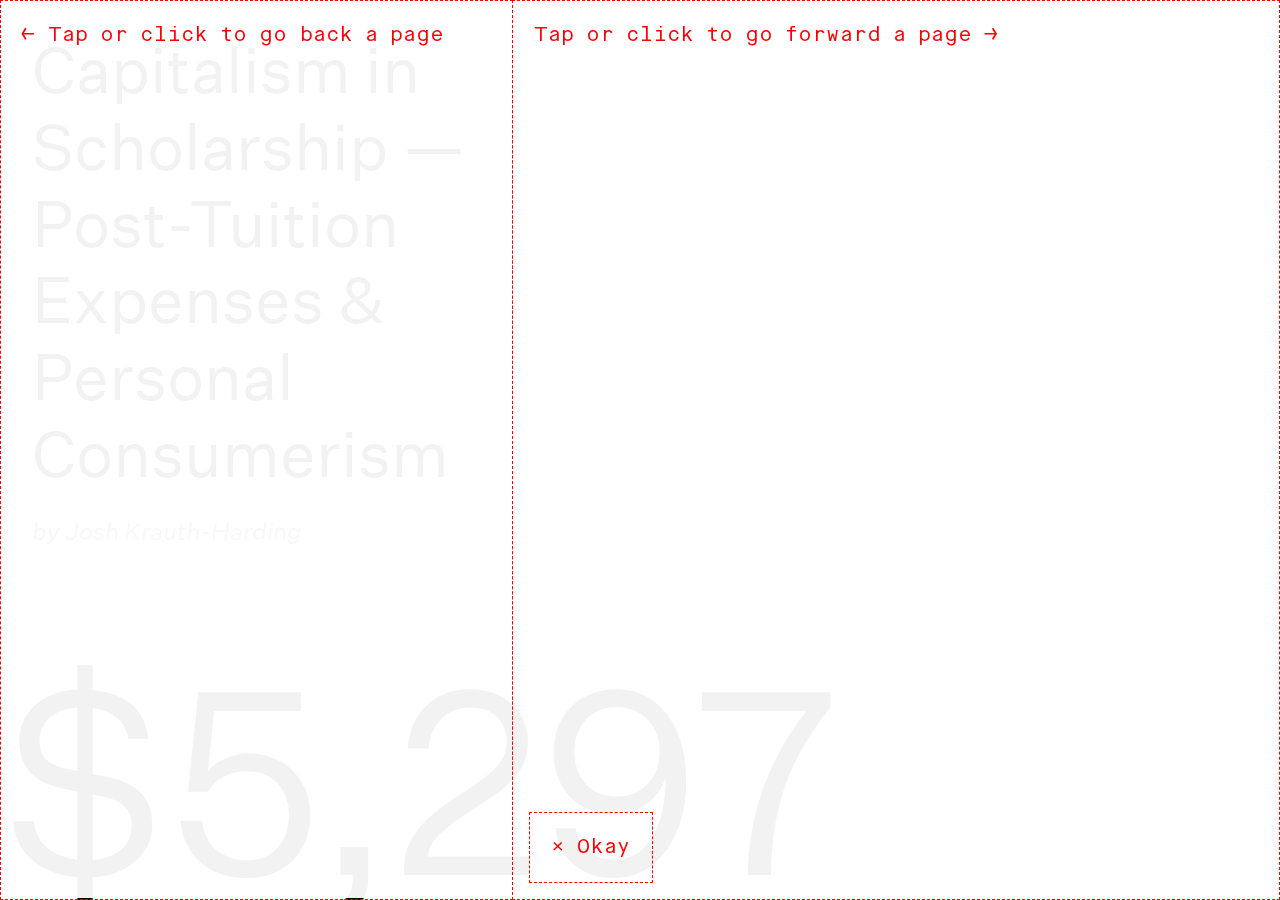
<file: index.html>
<!DOCTYPE html>
<html>

<head>
  <meta charset="UTF-8">
  <meta name="viewport" content="width=device-width, initial-scale=1">
  <meta name="format-detection" content="telephone=no">
  <title>Capitalist Scholar</title>
  <link rel="stylesheet" href="css/global.css" type="text/css">
  <link rel="stylesheet" href="css/title.css" type="text/css">
  <link rel="stylesheet" href="css/fonts.css" type="text/css">
  <link rel="stylesheet" href="css/desktop.css" type="text/css">
  <link rel='shortcut icon' type='image/x-icon' href='favicon.ico' />
  <script src="https://ajax.googleapis.com/ajax/libs/jquery/3.3.1/jquery.min.js"></script>
</head>

<body>
  <div class="nav">
    <a href="#"><div id="previous"></div></a>
    <a href="./pages/intro.html"><div id="next"></div></a>
  </div>

  <div id="nav-hint">
    <div id="previous"><h5>&larr; Tap or click to go back a page</h5></div>
    <div id="next">
      <h5>Tap or click to go forward a page &rarr;</h5>
      <div id="ok"><h5>&times; Okay</h5></div>
    </div>
  </div>
  <h1 id="title">Capitalism in Scholarship —<br />Post-Tuition Expenses & Personal Consumerism</h1>
  <h6 id="title-sub">by Josh Krauth-Harding</h6>
  <h1 id="title-num">$5,297</h1>
  <script src="js/scripts.js"></script>
</body>

</html>
</file>
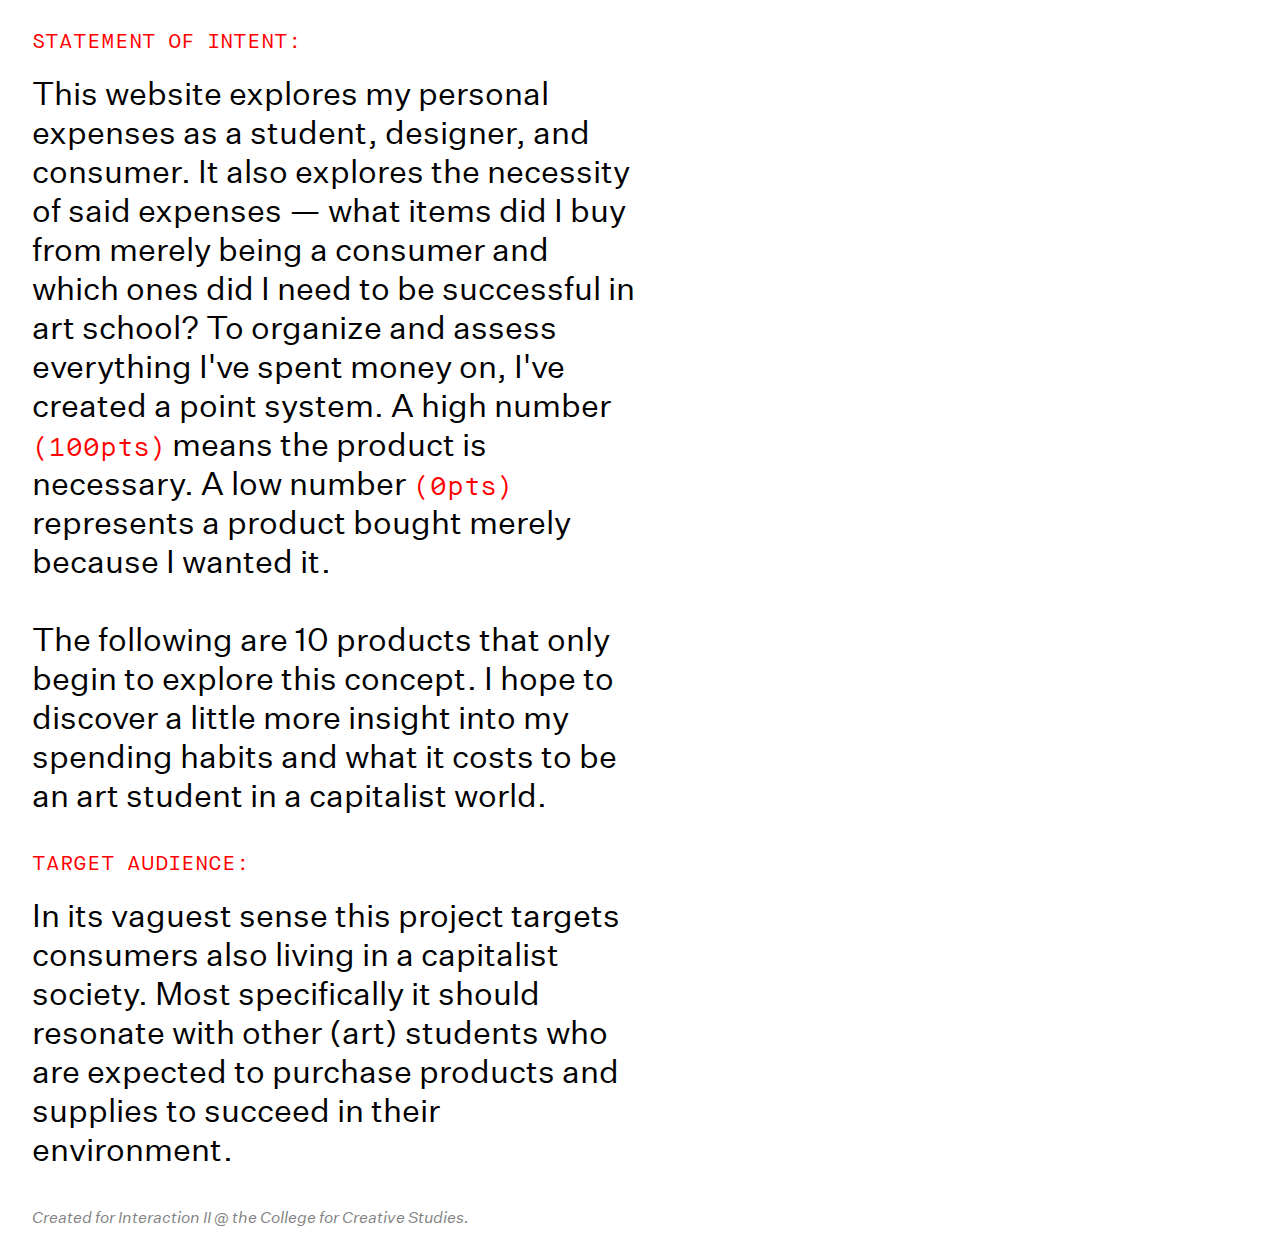
<file: pages/intro.html>
<!DOCTYPE html>
<html>

<head>
  <meta charset="UTF-8">
  <meta name="viewport" content="width=device-width, initial-scale=1">
  <meta name="format-detection" content="telephone=no">
  <title>An introduction - Capitalist Scholar</title>
  <link rel="stylesheet" href="../css/global.css" type="text/css">
  <link rel="stylesheet" href="../css/fonts.css" type="text/css">
  <link rel="stylesheet" href="../css/desktop.css" type="text/css">
  <link rel="stylesheet" href="../css/title.css" type="text/css">
  <link rel='shortcut icon' type='image/x-icon' href='../favicon.ico' />
</head>

<body>
  <div class="nav">
    <a href="../index.html"><div id="previous"></div></a>
    <a href="./products/01.html"><div id="next"></div></a>
  </div>

  <h5>STATEMENT OF INTENT:</h5>
  <p id="intro">This website explores my personal expenses as a student, designer, and consumer. It also explores the necessity of said expenses — what items did I buy from merely being a consumer and which ones did I need to be successful in art school? To organize and assess everything I've spent money on, I've created a point system. A high number <span class="score">100pts</span> means the product is necessary. A low number <span class="score">0pts</span> represents a product bought merely because I wanted it.<br /><br />

  The following are 10 products that only begin to explore this concept. I hope to discover a little more insight into my spending habits and what it costs to be an art student in a capitalist world.<br /><br></p>

  <h5>TARGET AUDIENCE:</h5>
  <p id="intro">In its vaguest sense this project targets consumers also living in a capitalist society. Most specifically it should resonate with other (art) students who are expected to purchase products and supplies to succeed in their environment.<br /><br />

  <h6>Created for Interaction II @ the College for Creative Studies.</h6></p>

</body>

</html>
</file>
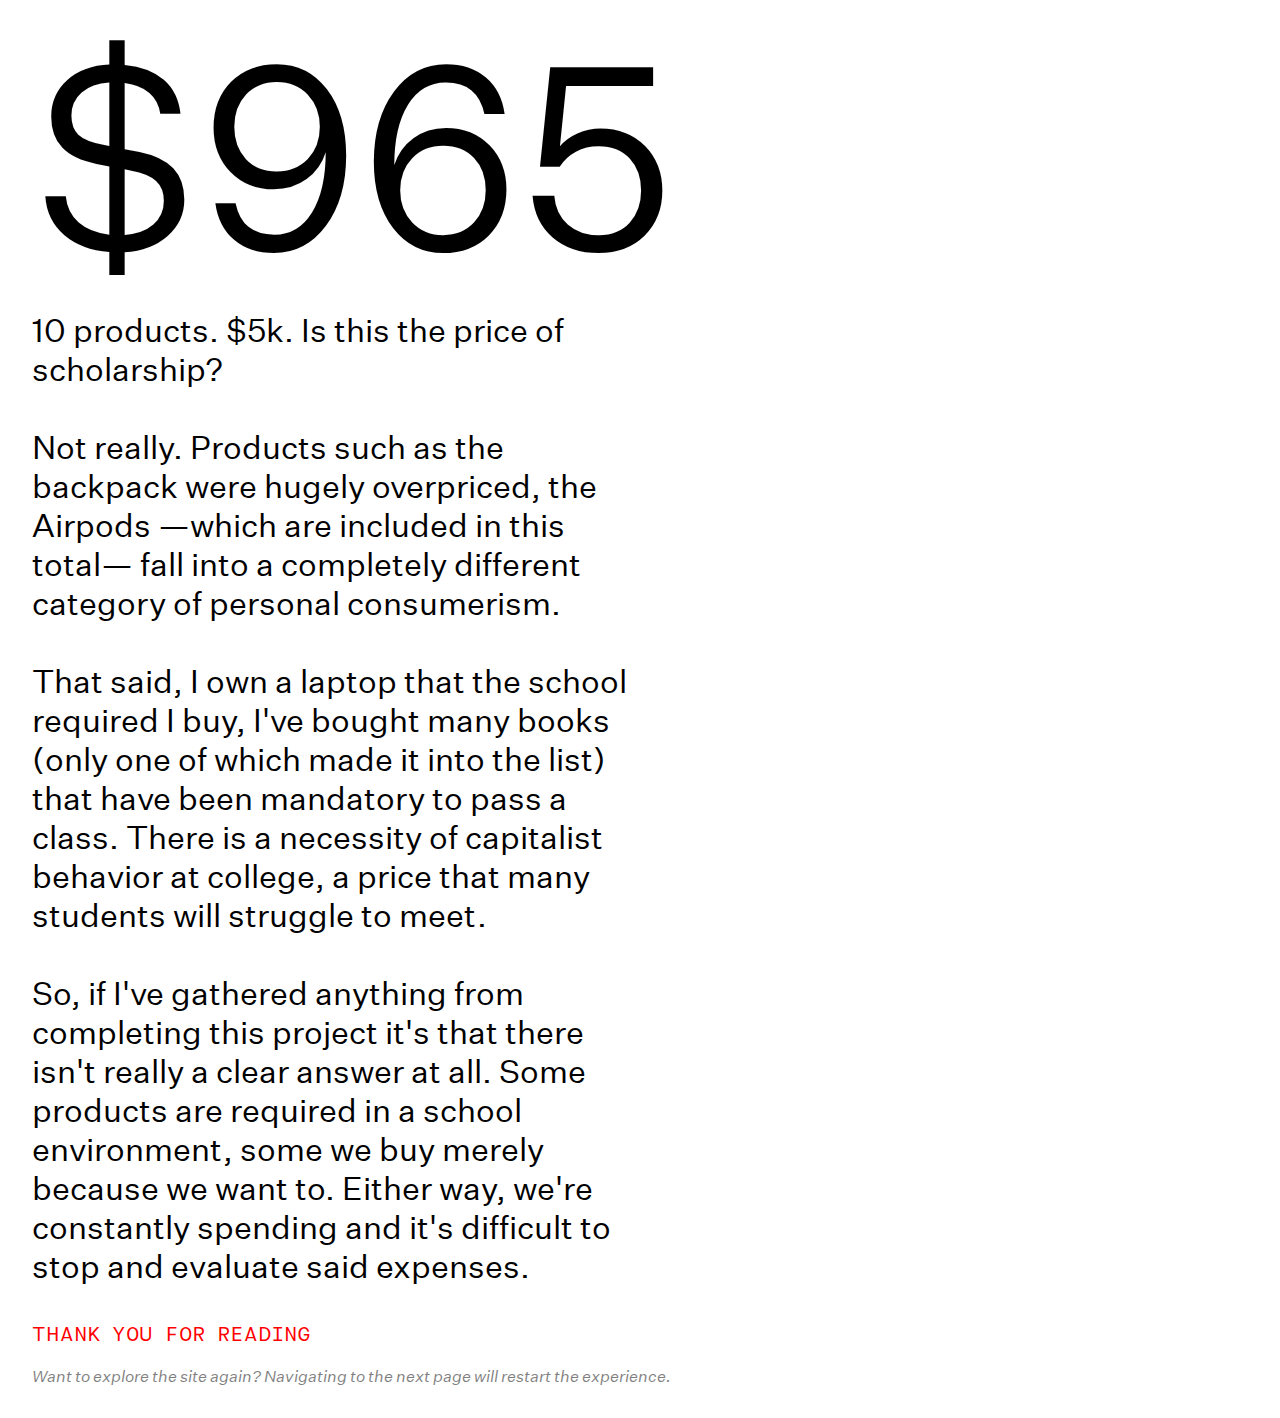
<file: pages/outro.html>
<!DOCTYPE html>
<html>

<head>
  <meta charset="UTF-8">
  <meta name="viewport" content="width=device-width, initial-scale=1">
  <meta name="format-detection" content="telephone=no">
  <title>The conclusion - Capitalist Scholar</title>
  <link rel="stylesheet" href="../css/global.css" type="text/css">
  <link rel="stylesheet" href="../css/fonts.css" type="text/css">
  <link rel="stylesheet" href="../css/desktop.css" type="text/css">
  <link rel="stylesheet" href="../css/title.css" type="text/css">
  <link rel='shortcut icon' type='image/x-icon' href='../favicon.ico' />
  <script src="https://ajax.googleapis.com/ajax/libs/jquery/3.3.1/jquery.min.js"></script>
</head>

<body>
  <div class="nav">
    <a href="./products/10.html"><div id="previous"></div></a>
    <a href="../index.html"><div id="next"></div></a>
  </div>
  <h1 class="counter" id="outro" data-count="5297">0</h1><br /><br />
  <p id="intro">10 products. $5k. Is this the price of scholarship?<br /><br />

  Not really. Products such as the backpack were hugely overpriced, the Airpods —which are included in this total— fall into a completely different category of personal consumerism.<br /><br />

  That said, I own a laptop that the school required I buy, I've bought many books (only one of which made it into the list) that have been mandatory to pass a class. There is a necessity of capitalist behavior at college, a price that many students will struggle to meet.<br /><br />

  So, if I've gathered anything from completing this project it's that there isn't really a clear answer at all. Some products are required in a school environment, some we buy merely because we want to. Either way, we're constantly spending and it's difficult to stop and evaluate said expenses.<br /><br /></p>
  <h5>THANK YOU FOR READING</h5>
  <h6>Want to explore the site again? Navigating to the next page will restart the experience.</h6>
  <script src="../js/scripts.js"></script>
</body>

</html>
</file>
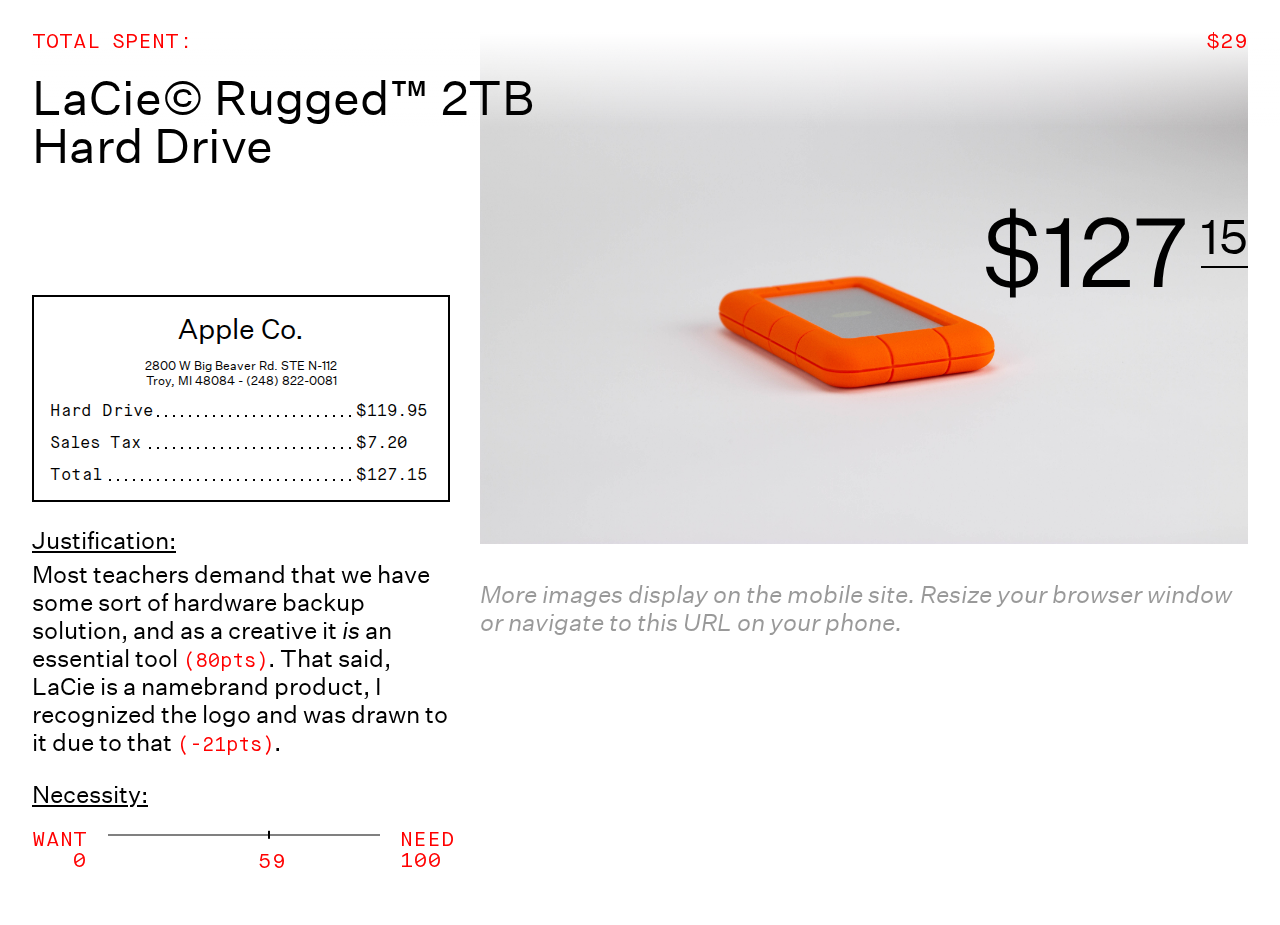
<file: pages/products/01.html>
<!DOCTYPE html>
<html>

<head>
  <meta charset="UTF-8">
  <meta name="viewport" content="width=device-width, initial-scale=1">
  <meta name="format-detection" content="telephone=no">
  <title>Product 1 - Capitalist Scholar</title>
  <link rel="stylesheet" href="../../css/global.css" type="text/css">
  <link rel="stylesheet" href="../../css/fonts.css" type="text/css">
  <link rel="stylesheet" href="../../css/desktop.css" type="text/css">
  <link rel='shortcut icon' type='image/x-icon' href='../../favicon.ico' />
  <script src="https://ajax.googleapis.com/ajax/libs/jquery/3.3.1/jquery.min.js"></script>
</head>

<body>
  <div class="nav">
    <a href="../intro.html"><div id="previous"></div></a>
    <a href="02.html"><div id="next"></div></a>
  </div>
  <div id="read-assist"></div>
  <div id="header">
    <h5><img id="help" src="../../assets/icons/help.svg"/>TOTAL SPENT: <span class="counter" data-count="128">0</span></h5>
    <h1>LaCie&copy; Rugged&trade; 2TB Hard Drive</h1>
    <div class="price">$127<sup>15</sup></div>
  </div>

  <div id="nav-hint">
    <div id="previous">
      <h5>&larr; Tap or click to go back a page</h5>
      <a href="../../index.html"><div id="home"><h5>Home</h5></div></a>
    </div>
    <div id="next">
      <h5>Tap or click to go forward a page &rarr;</h5>
      <div id="ok"><h5>&times; Okay</h5></div>
    </div>
  </div>

  <div class="images">
    <img src="../../assets/img/tools-1.jpg" />
    <img src="../../assets/img/tools-3.jpg" />
    <p id="desktop-hint"><i>More images display on the mobile site. Resize your browser window or navigate to this URL on your phone.</i></p>
  </div>

  <div class="reciept">
    <h3>Apple Co.</h3>
    <h4>2800 W Big Beaver Rd. STE N-112<br />Troy, MI 48084 - (248) 822-0081</h4>
    <p class="reciept-content">
      <table id="t-medium">
        <tr>
          <td><span>Hard Drive</span></td>
          <td><span>$119.95</span></td>
        </tr>
        <tr>
          <td><span>Sales Tax</span></td>
          <td><span>$7.20</span></td>
        </tr>
        <tr>
          <td><span>Total</span></td>
          <td><span>$127.15</span></td>
        </tr>
      </table>
    </p>
  </div>
  <div class="text">
    <h2>Justification:</h2>
    <p>Most teachers demand that we have some sort of hardware backup solution, and as a creative it <i>is</i> an essential tool <span class="score">80pts</span>. That said, LaCie is a namebrand product, I recognized the logo and was drawn to it due to that <span class="score">-21pts</span>.</p>
    <h2>Necessity:</h2>
    <div class="need">
      <h5 id="b-left">WANT<br />0</h5>
      <div id="bar">
        <div id="marker" style="left: 59%;"><h5><br />59</h5></div>
      </div>
      <h5 id="b-right">NEED<br />100</h5>
    </div>
  </div>
  <script src="../../js/scripts.js"></script>
</body>

</html>
</file>
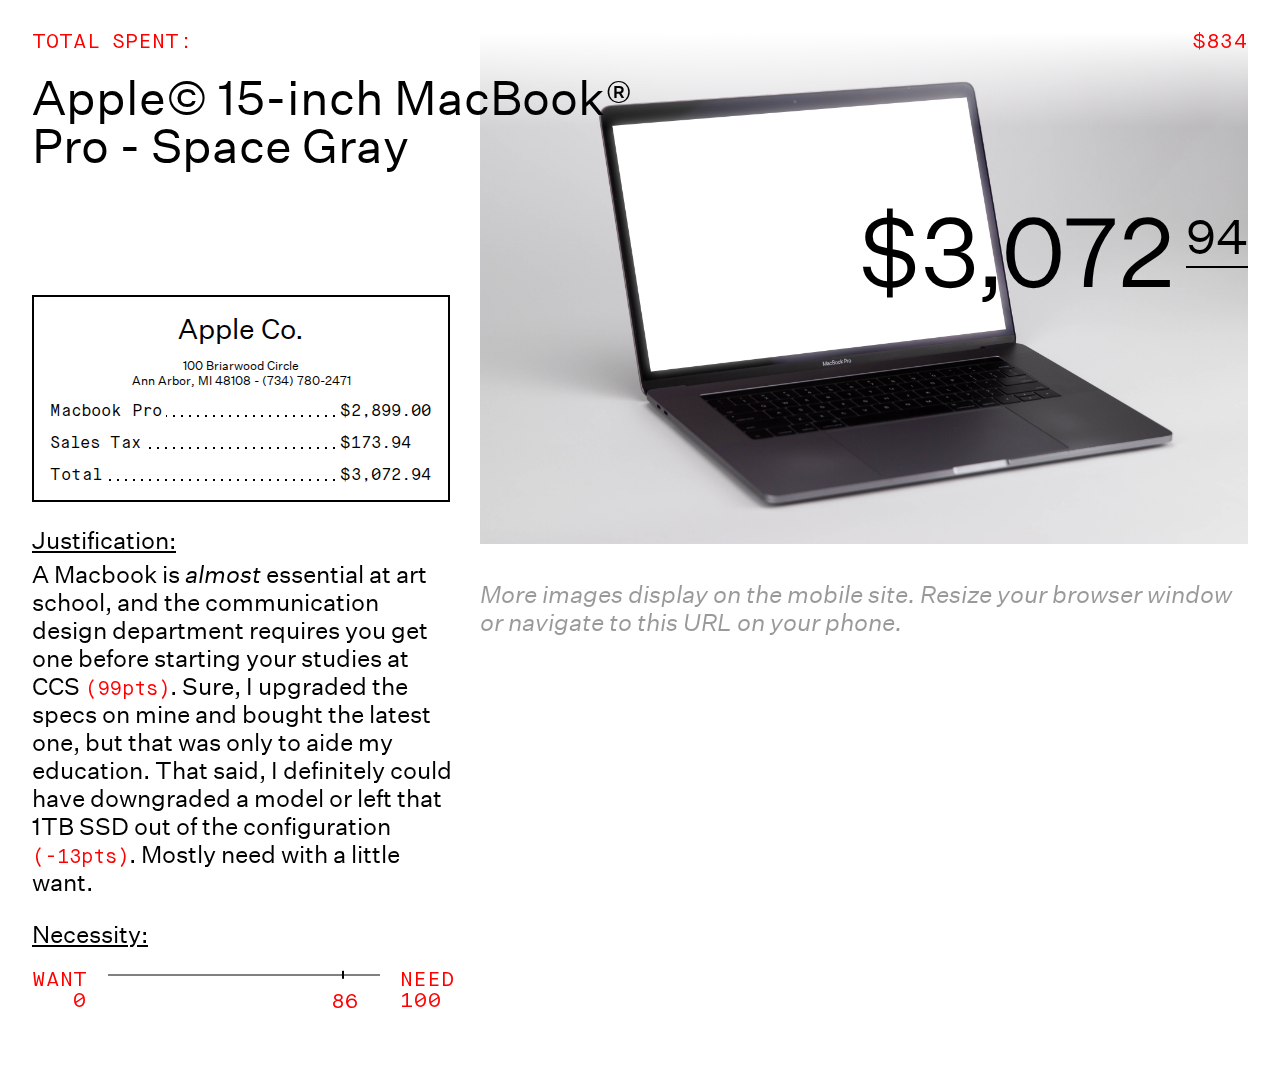
<file: pages/products/02.html>
<!DOCTYPE html>
<html>

<head>
  <meta charset="UTF-8">
  <meta name="viewport" content="width=device-width, initial-scale=1">
  <meta name="format-detection" content="telephone=no">
  <title>Product 2 - Capitalist Scholar</title>
  <link rel="stylesheet" href="../../css/global.css" type="text/css">
  <link rel="stylesheet" href="../../css/fonts.css" type="text/css">
  <link rel="stylesheet" href="../../css/desktop.css" type="text/css">
  <link rel='shortcut icon' type='image/x-icon' href='../../favicon.ico' />
  <script src="https://ajax.googleapis.com/ajax/libs/jquery/3.3.1/jquery.min.js"></script>
</head>

<body>
  <div class="nav">
    <a href="01.html"><div id="previous"></div></a>
    <a href="03.html"><div id="next"></div></a>
  </div>
  <div id="read-assist"></div>
  <div id="header">
    <h5><img id="help" src="../../assets/icons/help.svg"/>TOTAL SPENT: <span class="counter" data-count="3201">0</span></h5>
    <h1>Apple&copy; 15-inch MacBook&reg; Pro - Space Gray</h1>
    <div class="price">$3,072<sup>94</sup></div>
  </div>

  <div id="nav-hint">
    <div id="previous">
      <h5>&larr; Tap or click to go back a page</h5>
      <a href="../../index.html"><div id="home"><h5>Home</h5></div></a>
    </div>
    <div id="next">
      <h5>Tap or click to go forward a page &rarr;</h5>
      <div id="ok"><h5>&times; Okay</h5></div>
    </div>
  </div>

  <div class="images">
    <img src="../../assets/img/tools-4e.jpg" />
    <img src="../../assets/img/tools-5.jpg" />
    <p id="desktop-hint"><i>More images display on the mobile site. Resize your browser window or navigate to this URL on your phone.</i></p>
  </div>

  <div class="reciept">
    <h3>Apple Co.</h3>
    <h4>100 Briarwood Circle<br />Ann Arbor, MI 48108 - (734) 780-2471</h4>
    <p class="reciept-content">
      <table id="t-large">
        <tr>
          <td><span>Macbook Pro</span></td>
          <td><span>$2,899.00</span></td>
        </tr>
        <tr>
          <td><span>Sales Tax</span></td>
          <td><span>$173.94</span></td>
        </tr>
        <tr>
          <td><span>Total</span></td>
          <td><span>$3,072.94</span></td>
        </tr>
      </table>
    </p>
  </div>
  <div class="text">
    <h2>Justification:</h2>
    <p>A Macbook is <i>almost</i> essential at art school, and the communication design department requires you get one before starting your studies at CCS <span class="score">99pts</span>. Sure, I upgraded the specs on mine and bought the latest one, but that was only to aide my education. That said, I definitely could have downgraded a model or left that 1TB SSD out of the configuration <span class="score">-13pts</span>. Mostly need with a little want.</p>
    <h2>Necessity:</h2>
    <div class="need">
      <h5 id="b-left">WANT<br />0</h5>
      <div id="bar">
        <div id="marker" style="left: 86%;"><h5><br />86</h5></div>
      </div>
      <h5 id="b-right">NEED<br />100</h5>
    </div>
  </div>
  <script src="../../js/scripts.js"></script>
</body>

</html>
</file>
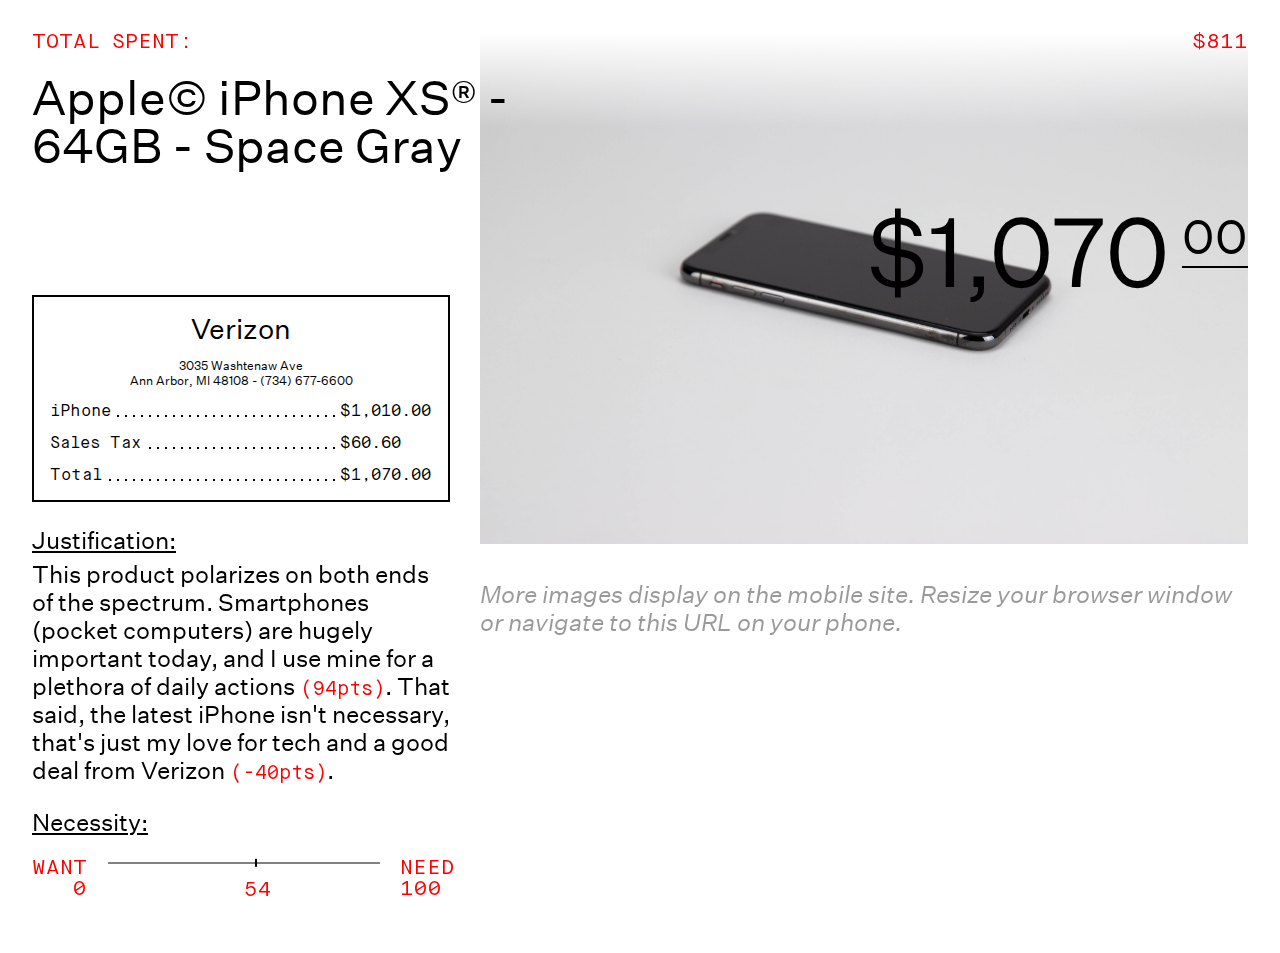
<file: pages/products/03.html>
<!DOCTYPE html>
<html>

<head>
  <meta charset="UTF-8">
  <meta name="viewport" content="width=device-width, initial-scale=1">
  <meta name="format-detection" content="telephone=no">
  <title>Product 3 - Capitalist Scholar</title>
  <link rel="stylesheet" href="../../css/global.css" type="text/css">
  <link rel="stylesheet" href="../../css/fonts.css" type="text/css">
  <link rel="stylesheet" href="../../css/desktop.css" type="text/css">
  <link rel='shortcut icon' type='image/x-icon' href='../../favicon.ico' />
  <script src="https://ajax.googleapis.com/ajax/libs/jquery/3.3.1/jquery.min.js"></script>
</head>

<body>
  <div class="nav">
    <a href="02.html"><div id="previous"></div></a>
    <a href="04.html"><div id="next"></div></a>
  </div>
  <div id="read-assist"></div>
  <div id="header">
    <h5><img id="help" src="../../assets/icons/help.svg"/>TOTAL SPENT: <span class="counter" data-count="4271">0</span></h5>
    <h1>Apple&copy; iPhone XS&reg; - 64GB - Space Gray</h1>
    <div class="price">$1,070<sup>00</sup></div>
  </div>

  <div id="nav-hint">
    <div id="previous">
      <h5>&larr; Tap or click to go back a page</h5>
      <a href="../../index.html"><div id="home"><h5>Home</h5></div></a>
    </div>
    <div id="next">
      <h5>Tap or click to go forward a page &rarr;</h5>
      <div id="ok"><h5>&times; Okay</h5></div>
    </div>
  </div>

  <div class="images">
    <img src="../../assets/img/tools-9.jpg" />
    <img src="../../assets/img/tools-10.jpg" />
    <p id="desktop-hint"><i>More images display on the mobile site. Resize your browser window or navigate to this URL on your phone.</i></p>
  </div>

  <div class="reciept">
    <h3>Verizon</h3>
    <h4>3035 Washtenaw Ave<br />Ann Arbor, MI 48108 - (734) 677-6600</h4>
    <p class="reciept-content">
      <table id="t-large">
        <tr>
          <td><span>iPhone</span></td>
          <td><span>$1,010.00</span></td>
        </tr>
        <tr>
          <td><span>Sales Tax</span></td>
          <td><span>$60.60</span></td>
        </tr>
        <tr>
          <td><span>Total</span></td>
          <td><span>$1,070.00</span></td>
        </tr>
      </table>
    </p>
  </div>
  <div class="text">
  <h2>Justification:</h2>
  <p>This product polarizes on both ends of the spectrum. Smartphones (pocket computers) are hugely important today, and I use mine for a plethora of daily actions <span class="score">94pts</span>. That said, the latest iPhone isn't necessary, that's just my love for tech and a good deal from Verizon <span class="score">-40pts</span>.</p>
  <h2>Necessity:</h2>
  <div class="need">
    <h5 id="b-left">WANT<br />0</h5>
    <div id="bar">
      <div id="marker" style="left: 54%;"><h5><br />54</h5></div>
    </div>
    <h5 id="b-right">NEED<br />100</h5>
  </div>
  </div>
  </div>
  <script src="../../js/scripts.js"></script>
</body>

</html>
</file>
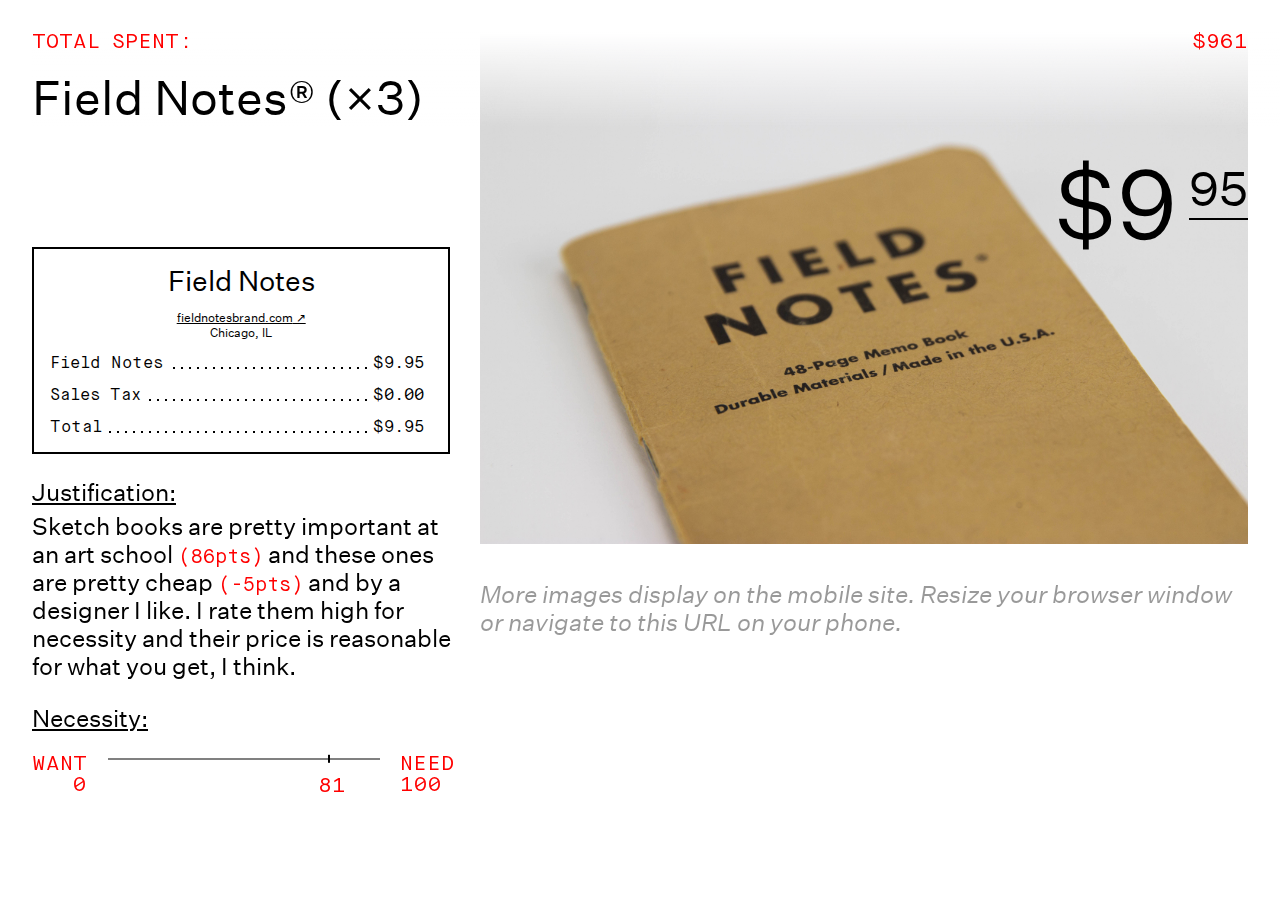
<file: pages/products/04.html>
<!DOCTYPE html>
<html>

<head>
  <meta charset="UTF-8">
  <meta name="viewport" content="width=device-width, initial-scale=1">
  <meta name="format-detection" content="telephone=no">
  <title>Product 4 - Capitalist Scholar</title>
  <link rel="stylesheet" href="../../css/global.css" type="text/css">
  <link rel="stylesheet" href="../../css/fonts.css" type="text/css">
  <link rel="stylesheet" href="../../css/desktop.css" type="text/css">
  <link rel='shortcut icon' type='image/x-icon' href='../../favicon.ico' />
  <script src="https://ajax.googleapis.com/ajax/libs/jquery/3.3.1/jquery.min.js"></script>
</head>

<body>
  <div class="nav">
    <a href="03.html"><div id="previous"></div></a>
    <a href="05.html"><div id="next"></div></a>
  </div>
  <div id="read-assist"></div>
  <div id="header">
    <h5><img id="help" src="../../assets/icons/help.svg"/>TOTAL SPENT: <span class="counter" data-count="4281">0</span></h5>
    <h1>Field Notes&reg; (&times;3)</h1>
    <div class="price">$9<sup>95</sup></div>
  </div>

  <div id="nav-hint">
    <div id="previous">
      <h5>&larr; Tap or click to go back a page</h5>
      <a href="../../index.html"><div id="home"><h5>Home</h5></div></a>
    </div>
    <div id="next">
      <h5>Tap or click to go forward a page &rarr;</h5>
      <div id="ok"><h5>&times; Okay</h5></div>
    </div>
  </div>

  <div class="images">
    <img src="../../assets/img/tools-40.jpg" />
    <img src="../../assets/img/tools-38.jpg" />
    <p id="desktop-hint"><i>More images display on the mobile site. Resize your browser window or navigate to this URL on your phone.</i></p>
  </div>

  <div class="reciept">
    <h3>Field Notes</h3>
    <h4><a href="https://fieldnotesbrand.com/" target="_blank">fieldnotesbrand.com</a><br />Chicago, IL</h4>
    <p class="reciept-content">
      <table>
        <tr>
          <td><span>Field Notes</span></td>
          <td><span>$9.95</span></td>
        </tr>
        <tr>
          <td><span>Sales Tax</span></td>
          <td><span>$0.00</span></td>
        </tr>
        <tr>
          <td><span>Total</span></td>
          <td><span>$9.95</span></td>
        </tr>
      </table>
    </p>
  </div>
  <div class="text">
  <h2>Justification:</h2>
    <p>Sketch books are pretty important at an art school <span class="score">86pts</span> and these ones are pretty cheap <span class="score">-5pts</span> and by a designer I like. I rate them high for necessity and their price is reasonable for what you get, I think.</p>
    <h2>Necessity:</h2>
    <div class="need">
      <h5 id="b-left">WANT<br />0</h5>
      <div id="bar">
        <div id="marker" style="left: 81%;"><h5><br />81</h5></div>
      </div>
      <h5 id="b-right">NEED<br />100</h5>
    </div>
    </div>
  </div>
  <script src="../../js/scripts.js"></script>
</body>

</html>
</file>
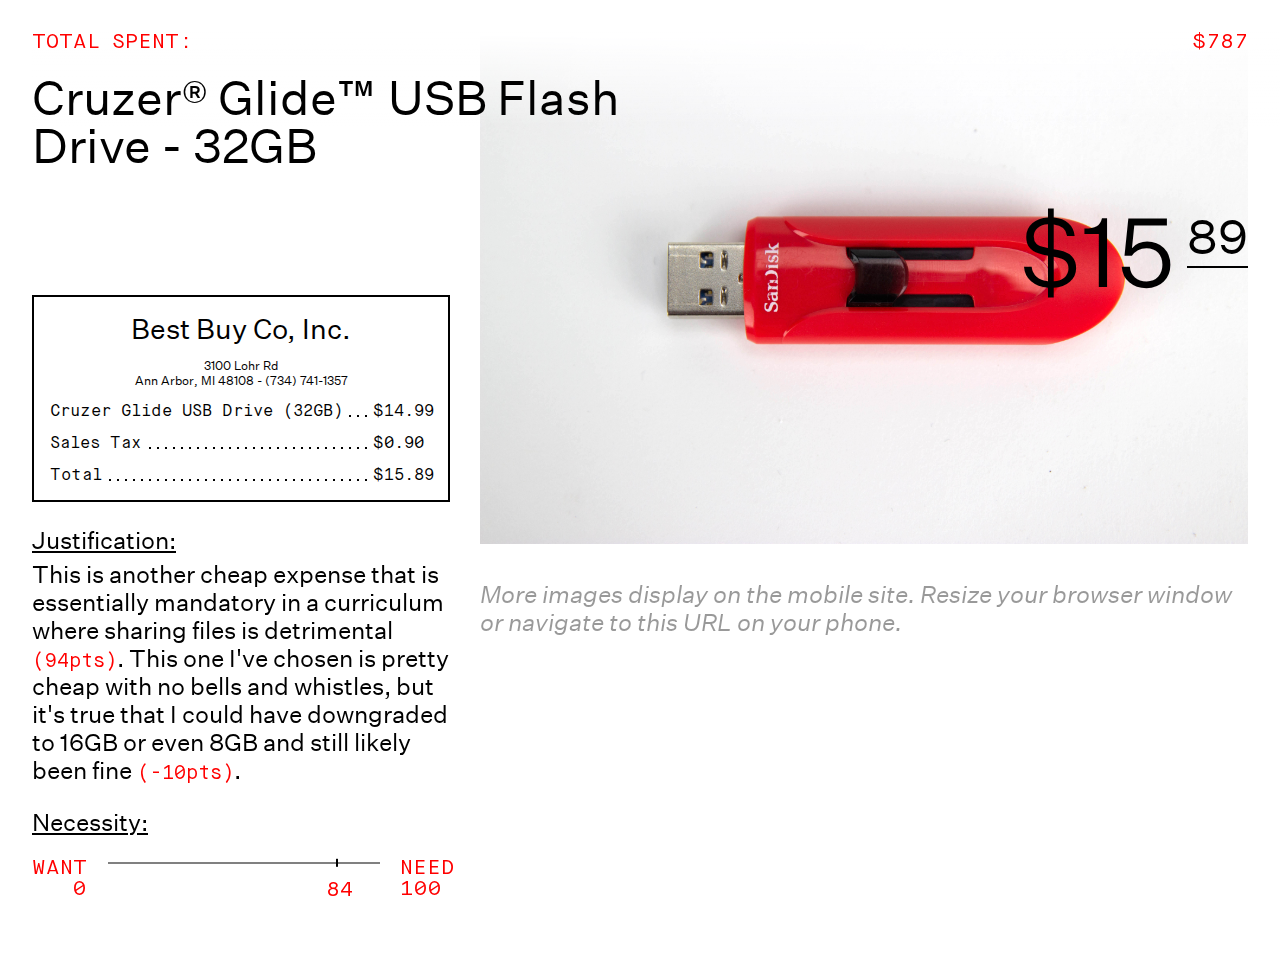
<file: pages/products/05.html>
<!DOCTYPE html>
<html>

<head>
  <meta charset="UTF-8">
  <meta name="viewport" content="width=device-width, initial-scale=1">
  <meta name="format-detection" content="telephone=no">
  <title>Product 5 - Capitalist Scholar</title>
  <link rel="stylesheet" href="../../css/global.css" type="text/css">
  <link rel="stylesheet" href="../../css/fonts.css" type="text/css">
  <link rel="stylesheet" href="../../css/desktop.css" type="text/css">
  <link rel='shortcut icon' type='image/x-icon' href='../../favicon.ico' />
  <script src="https://ajax.googleapis.com/ajax/libs/jquery/3.3.1/jquery.min.js"></script>
</head>

<body>
  <div class="nav">
    <a href="04.html"><div id="previous"></div></a>
    <a href="06.html"><div id="next"></div></a>
  </div>
  <div id="read-assist"></div>
  <div id="header">
    <h5><img id="help" src="../../assets/icons/help.svg"/>TOTAL SPENT: <span class="counter" data-count="4297">0</span></h5>
    <h1>Cruzer&reg; Glide&trade; USB Flash Drive - 32GB</h1>
    <div class="price">$15<sup>89</sup></div>
  </div>

  <div id="nav-hint">
    <div id="previous">
      <h5>&larr; Tap or click to go back a page</h5>
      <a href="../../index.html"><div id="home"><h5>Home</h5></div></a>
    </div>
    <div id="next">
      <h5>Tap or click to go forward a page &rarr;</h5>
      <div id="ok"><h5>&times; Okay</h5></div>
    </div>
  </div>

  <div class="images">
    <img src="../../assets/img/tools-52.jpg" />
    <img src="../../assets/img/tools-51.jpg" />
    <p id="desktop-hint"><i>More images display on the mobile site. Resize your browser window or navigate to this URL on your phone.</i></p>
  </div>

  <div class="reciept">
    <h3>Best Buy Co, Inc.</h3>
    <h4>3100 Lohr Rd<br />Ann Arbor, MI 48108 - (734) 741-1357</h4>
    <p class="reciept-content">
      <table>
        <tr>
          <td><span>Cruzer Glide USB Drive (32GB)</span></td>
          <td><span>$14.99</span></td>
        </tr>
        <tr>
          <td><span>Sales Tax</span></td>
          <td><span>$0.90</span></td>
        </tr>
        <tr>
          <td><span>Total</span></td>
          <td><span>$15.89</span></td>
        </tr>
      </table>
    </p>
  </div>
  <div class="text">
  <h2>Justification:</h2>
    <p>This is another cheap expense that is essentially mandatory in a curriculum where sharing files is detrimental <span class="score">94pts</span>. This one I've chosen is pretty cheap with no bells and whistles, but it's true that I could have downgraded to 16GB or even 8GB and still likely been fine <span class="score">-10pts</span>.</p>
    <h2>Necessity:</h2>
    <div class="need">
      <h5 id="b-left">WANT<br />0</h5>
      <div id="bar">
        <div id="marker" style="left: 84%;"><h5><br />84</h5></div>
      </div>
      <h5 id="b-right">NEED<br />100</h5>
    </div>
    </div>
  </div>
  <script src="../../js/scripts.js"></script>
</body>

</html>
</file>
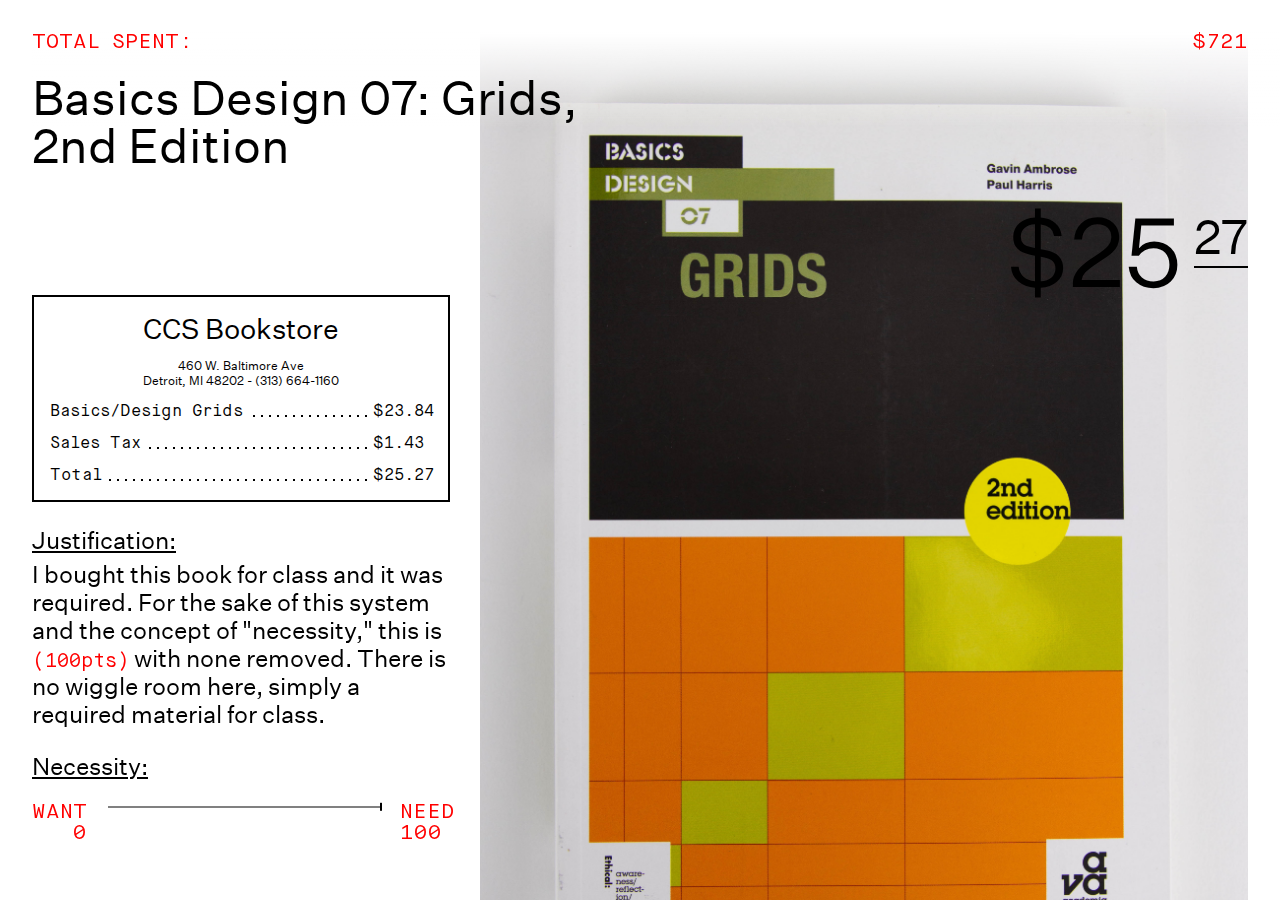
<file: pages/products/06.html>
<!DOCTYPE html>
<html>

<head>
  <meta charset="UTF-8">
  <meta name="viewport" content="width=device-width, initial-scale=1">
  <meta name="format-detection" content="telephone=no">
  <title>Product 6 - Capitalist Scholar</title>
  <link rel="stylesheet" href="../../css/global.css" type="text/css">
  <link rel="stylesheet" href="../../css/fonts.css" type="text/css">
  <link rel="stylesheet" href="../../css/desktop.css" type="text/css">
  <link rel='shortcut icon' type='image/x-icon' href='../../favicon.ico' />
  <script src="https://ajax.googleapis.com/ajax/libs/jquery/3.3.1/jquery.min.js"></script>
</head>

<body>
  <div class="nav">
    <a href="05.html"><div id="previous"></div></a>
    <a href="07.html"><div id="next"></div></a>
  </div>
  <div id="read-assist"></div>
  <div id="header">
    <h5><img id="help" src="../../assets/icons/help.svg"/>TOTAL SPENT: <span class="counter" data-count="4321">0</span></h5>
    <h1>Basics Design 07: Grids, 2nd Edition</h1>
    <div class="price">$25<sup>27</sup></div>
  </div>

  <div id="nav-hint">
    <div id="previous">
      <h5>&larr; Tap or click to go back a page</h5>
      <a href="../../index.html"><div id="home"><h5>Home</h5></div></a>
    </div>
    <div id="next">
      <h5>Tap or click to go forward a page &rarr;</h5>
      <div id="ok"><h5>&times; Okay</h5></div>
    </div>
  </div>

  <div class="images">
    <img src="../../assets/img/tools-30.jpg" />
    <img src="../../assets/img/tools-29.jpg" />
    <p id="desktop-hint"><i>More images display on the mobile site. Resize your browser window or navigate to this URL on your phone.</i></p>
  </div>

  <div class="reciept">
    <h3>CCS Bookstore</h3>
    <h4>460 W. Baltimore Ave<br />Detroit, MI 48202 - (313) 664-1160</h4>
    <p class="reciept-content">
      <table>
        <tr>
          <td><span>Basics/Design Grids</span></td>
          <td><span>$23.84</span></td>
        </tr>
        <tr>
          <td><span>Sales Tax</span></td>
          <td><span>$1.43</span></td>
        </tr>
        <tr>
          <td><span>Total</span></td>
          <td><span>$25.27</span></td>
        </tr>
      </table>
    </p>
  </div>
  <div class="text">
  <h2>Justification:</h2>
    <p>I bought this book for class and it was required. For the sake of this system and the concept of "necessity," this is <span class="score">100pts</span> with none removed. There is no wiggle room here, simply a required material for class.</p>
    <h2>Necessity:</h2>
    <div class="need">
      <h5 id="b-left">WANT<br />0</h5>
      <div id="bar">
        <div id="marker" style="left: 100%;"><h5><br /></h5></div>
      </div>
      <h5 id="b-right">NEED<br />100</h5>
    </div>
    </div>
  </div>
  <script src="../../js/scripts.js"></script>
</body>

</html>
</file>
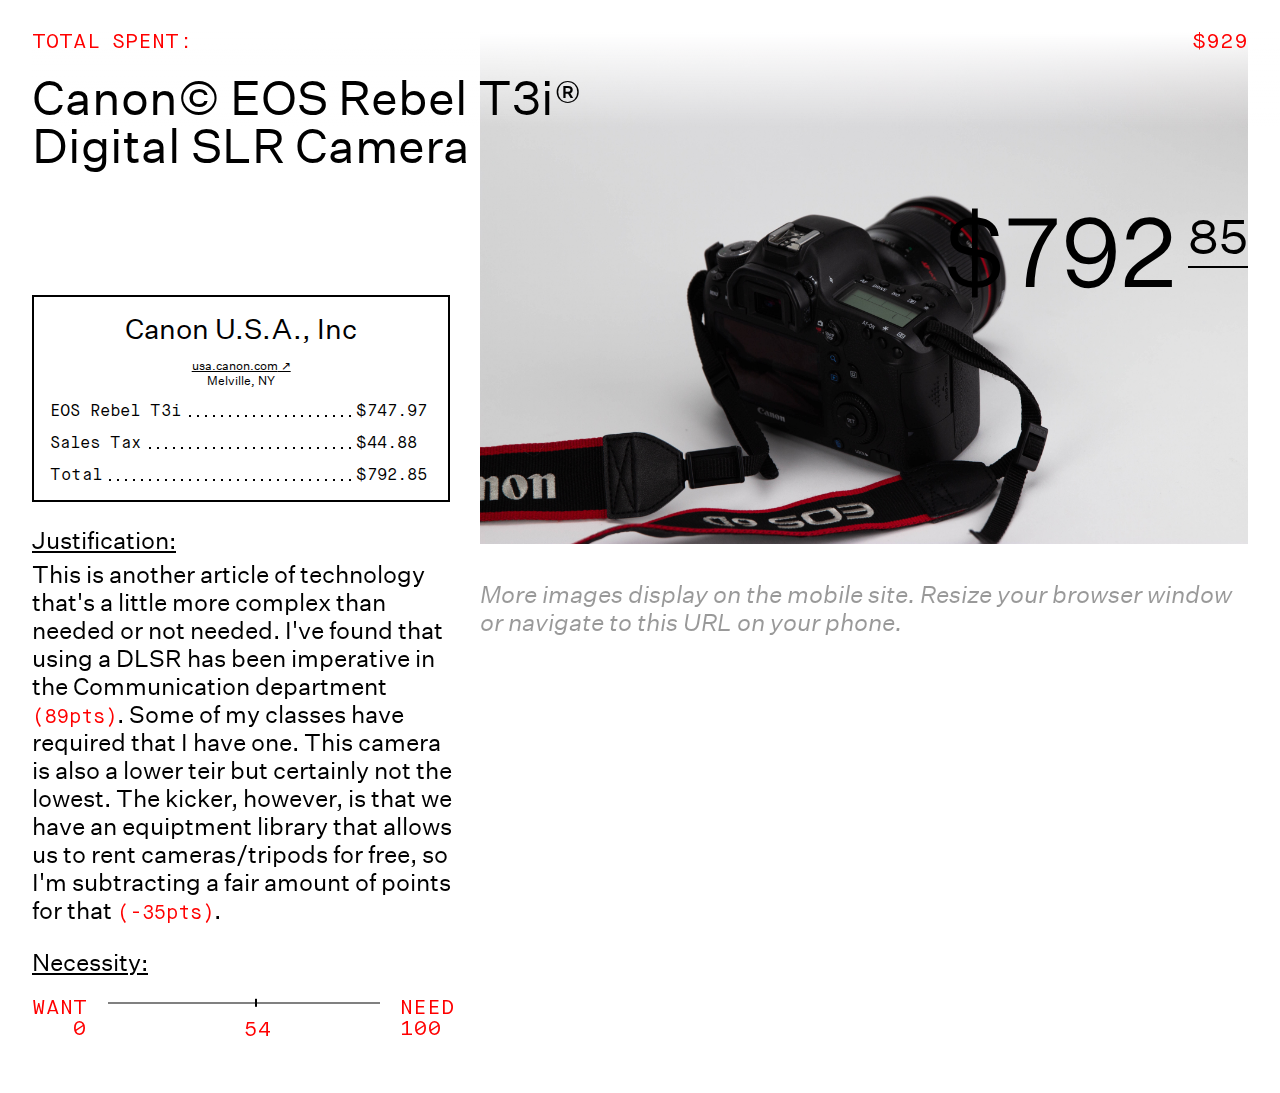
<file: pages/products/07.html>
<!DOCTYPE html>
<html>

<head>
  <meta charset="UTF-8">
  <meta name="viewport" content="width=device-width, initial-scale=1">
  <meta name="format-detection" content="telephone=no">
  <title>Product 7 - Capitalist Scholar</title>
  <link rel="stylesheet" href="../../css/global.css" type="text/css">
  <link rel="stylesheet" href="../../css/fonts.css" type="text/css">
  <link rel="stylesheet" href="../../css/desktop.css" type="text/css">
  <link rel='shortcut icon' type='image/x-icon' href='../../favicon.ico' />
  <script src="https://ajax.googleapis.com/ajax/libs/jquery/3.3.1/jquery.min.js"></script>
</head>

<body>
  <div class="nav">
    <a href="06.html"><div id="previous"></div></a>
    <a href="08.html"><div id="next"></div></a>
  </div>
  <div id="read-assist"></div>
  <div id="header">
    <h5><img id="help" src="../../assets/icons/help.svg"/>TOTAL SPENT: <span class="counter" data-count="5114">0</span></h5>
    <h1>Canon&copy; EOS Rebel T3i&reg; Digital SLR Camera</h1>
    <div class="price">$792<sup>85</sup></div>
  </div>

  <div id="nav-hint">
    <div id="previous">
      <h5>&larr; Tap or click to go back a page</h5>
      <a href="../../index.html"><div id="home"><h5>Home</h5></div></a>
    </div>
    <div id="next">
      <h5>Tap or click to go forward a page &rarr;</h5>
      <div id="ok"><h5>&times; Okay</h5></div>
    </div>
  </div>

  <div class="images">
    <img src="../../assets/img/tools-48.jpg" />
    <img src="../../assets/img/tools-50.jpg" />
    <p id="desktop-hint"><i>More images display on the mobile site. Resize your browser window or navigate to this URL on your phone.</i></p>
  </div>

  <div class="reciept">
    <h3>Canon U.S.A., Inc</h3>
    <h4><a href="https://www.usa.canon.com/internet/portal/us/home" target="_blank">usa.canon.com</a><br />Melville, NY</h4>
    <p class="reciept-content">
      <table id="t-medium">
        <tr>
          <td><span>EOS Rebel T3i</span></td>
          <td><span>$747.97</span></td>
        </tr>
        <tr>
          <td><span>Sales Tax</span></td>
          <td><span>$44.88</span></td>
        </tr>
        <tr>
          <td><span>Total</span></td>
          <td><span>$792.85</span></td>
        </tr>
      </table>
    </p>
  </div>
  <div class="text">
  <h2>Justification:</h2>
    <p>This is another article of technology that's a little more complex than needed or not needed. I've found that using a DLSR has been imperative in the Communication department <span class="score">89pts</span>. Some of my classes have required that I have one. This camera is also a lower teir but certainly not the lowest. The kicker, however, is that we have an equiptment library that allows us to rent cameras/tripods for free, so I'm subtracting a fair amount of points for that <span class="score">-35pts</span>.</p>
    <h2>Necessity:</h2>
    <div class="need">
      <h5 id="b-left">WANT<br />0</h5>
      <div id="bar">
        <div id="marker" style="left: 54%;"><h5><br />54</h5></div>
      </div>
      <h5 id="b-right">NEED<br />100</h5>
    </div>
    </div>
  </div>
  <script src="../../js/scripts.js"></script>
</body>

</html>
</file>
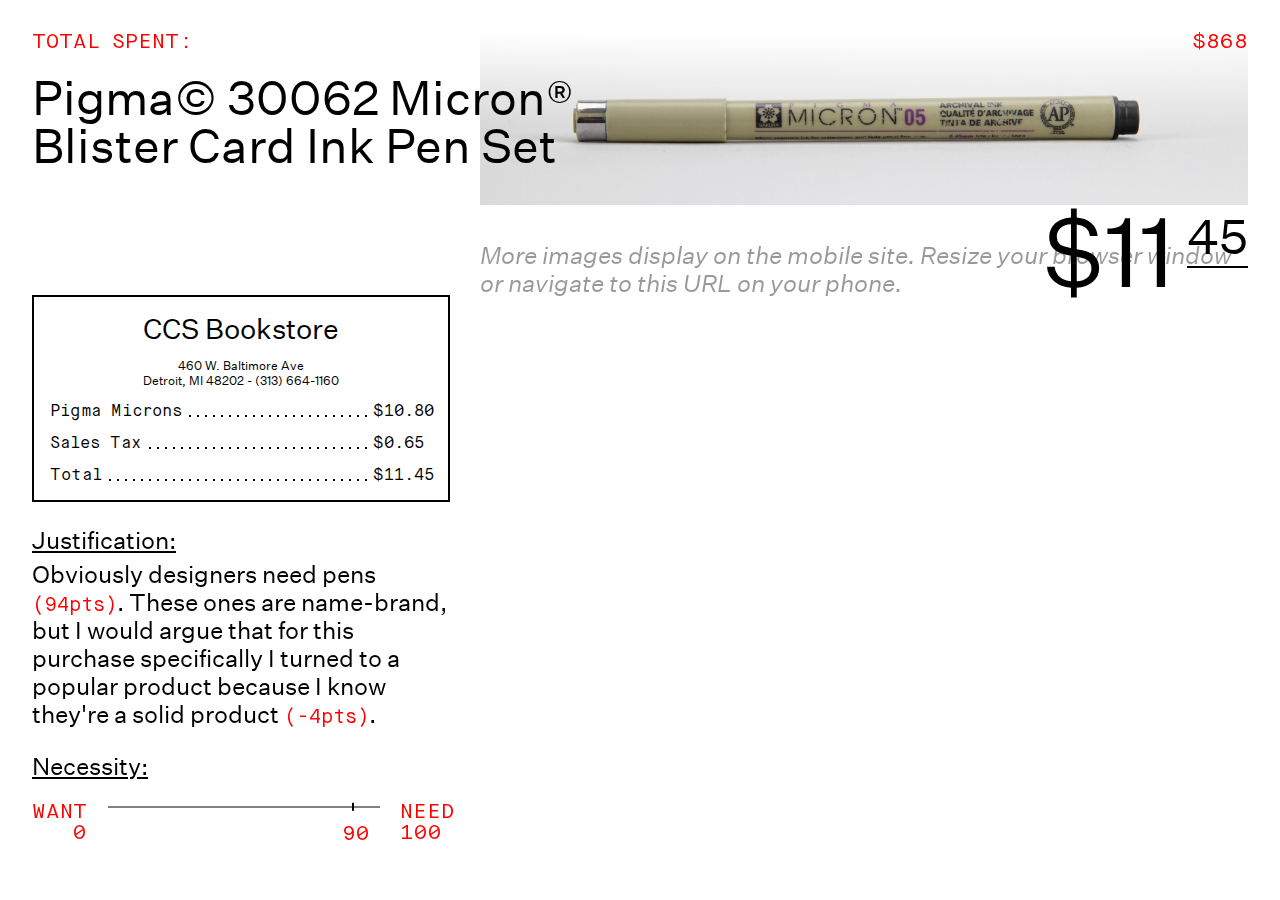
<file: pages/products/08.html>
<!DOCTYPE html>
<html>

<head>
  <meta charset="UTF-8">
  <meta name="viewport" content="width=device-width, initial-scale=1">
  <meta name="format-detection" content="telephone=no">
  <title>Product 8 - Capitalist Scholar</title>
  <link rel="stylesheet" href="../../css/global.css" type="text/css">
  <link rel="stylesheet" href="../../css/fonts.css" type="text/css">
  <link rel="stylesheet" href="../../css/desktop.css" type="text/css">
  <link rel='shortcut icon' type='image/x-icon' href='../../favicon.ico' />
  <script src="https://ajax.googleapis.com/ajax/libs/jquery/3.3.1/jquery.min.js"></script>
</head>

<body>
  <div class="nav">
    <a href="07.html"><div id="previous"></div></a>
    <a href="09.html"><div id="next"></div></a>
  </div>
  <div id="read-assist"></div>
  <div id="header">
    <h5><img id="help" src="../../assets/icons/help.svg"/>TOTAL SPENT: <span class="counter" data-count="5126">0</span></h5>
    <h1>Pigma&copy; 30062 Micron&reg; Blister Card Ink Pen Set</h1>
    <div class="price">$11<sup>45</sup></div>
  </div>

  <div id="nav-hint">
    <div id="previous">
      <h5>&larr; Tap or click to go back a page</h5>
      <a href="../../index.html"><div id="home"><h5>Home</h5></div></a>
    </div>
    <div id="next">
      <h5>Tap or click to go forward a page &rarr;</h5>
      <div id="ok"><h5>&times; Okay</h5></div>
    </div>
  </div>

  <div class="images">
    <img src="../../assets/img/tools-69.jpg" />
    <img src="../../assets/img/tools-68.jpg" />
    <p id="desktop-hint"><i>More images display on the mobile site. Resize your browser window or navigate to this URL on your phone.</i></p>
  </div>

  <div class="reciept">
    <h3>CCS Bookstore</h3>
    <h4>460 W. Baltimore Ave<br />Detroit, MI 48202 - (313) 664-1160</h4>
    <p class="reciept-content">
      <table>
        <tr>
          <td><span>Pigma Microns</span></td>
          <td><span>$10.80</span></td>
        </tr>
        <tr>
          <td><span>Sales Tax</span></td>
          <td><span>$0.65</span></td>
        </tr>
        <tr>
          <td><span>Total</span></td>
          <td><span>$11.45</span></td>
        </tr>
      </table>
    </p>
  </div>
  <div class="text">
  <h2>Justification:</h2>
    <p>Obviously designers need pens <span class="score">94pts</span>. These ones are name-brand, but I would argue that for this purchase specifically I turned to a popular product because I know they're a solid product <span class="score">-4pts</span>.</p>
    <h2>Necessity:</h2>
    <div class="need">
      <h5 id="b-left">WANT<br />0</h5>
      <div id="bar">
        <div id="marker" style="left: 90%;"><h5><br />90</h5></div>
      </div>
      <h5 id="b-right">NEED<br />100</h5>
    </div>
    </div>
  </div>
  <script src="../../js/scripts.js"></script>
</body>

</html>
</file>
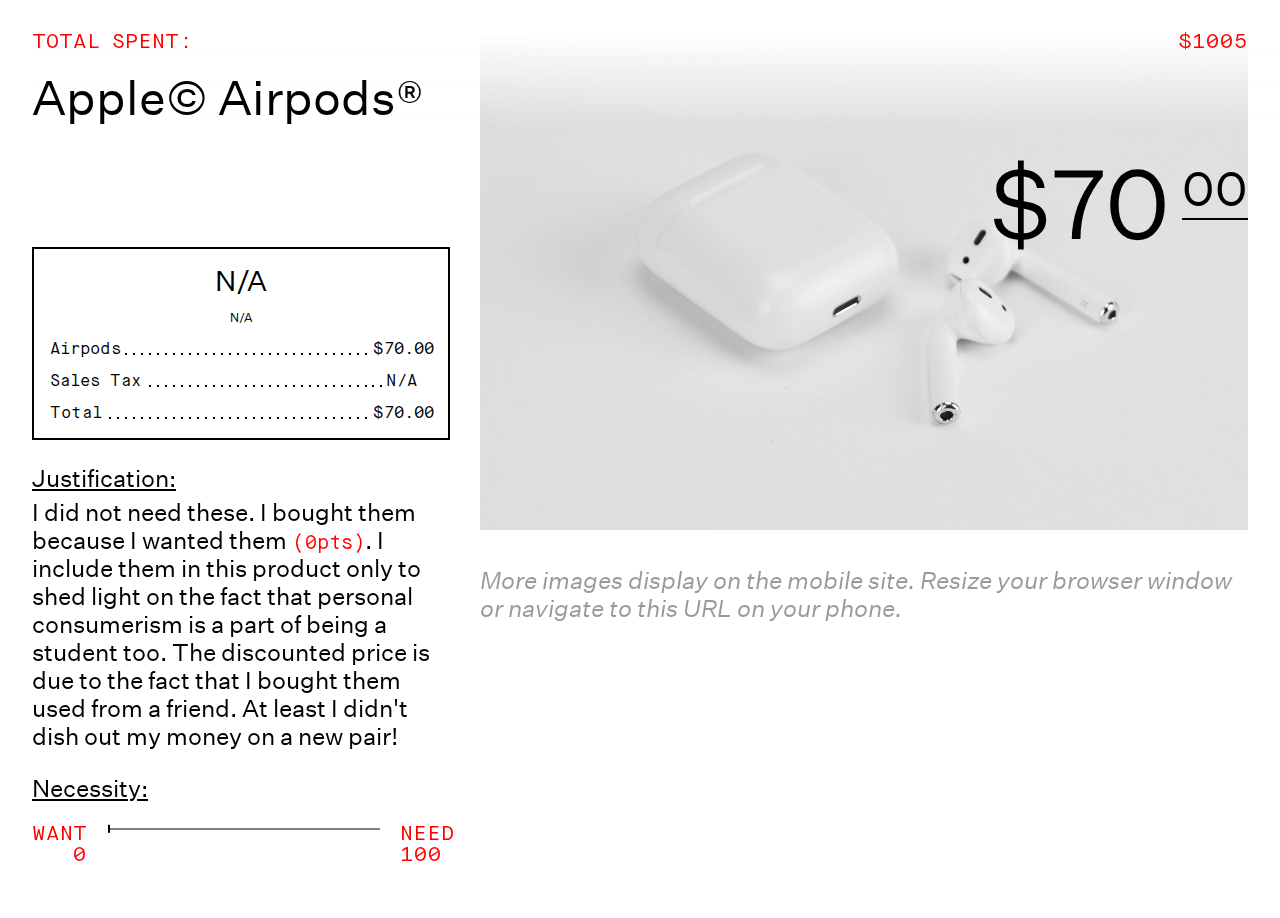
<file: pages/products/09.html>
<!DOCTYPE html>
<html>

<head>
  <meta charset="UTF-8">
  <meta name="viewport" content="width=device-width, initial-scale=1">
  <meta name="format-detection" content="telephone=no">
  <title>Product 9 - Capitalist Scholar</title>
  <link rel="stylesheet" href="../../css/global.css" type="text/css">
  <link rel="stylesheet" href="../../css/fonts.css" type="text/css">
  <link rel="stylesheet" href="../../css/desktop.css" type="text/css">
  <link rel='shortcut icon' type='image/x-icon' href='../../favicon.ico' />
  <script src="https://ajax.googleapis.com/ajax/libs/jquery/3.3.1/jquery.min.js"></script>
</head>

<body>
  <div class="nav">
    <a href="08.html"><div id="previous"></div></a>
    <a href="10.html"><div id="next"></div></a>
  </div>
  <div id="read-assist"></div>
  <div id="header">
    <h5><img id="help" src="../../assets/icons/help.svg"/>TOTAL SPENT: <span class="counter" data-count="5196">0</span></h5>
    <h1>Apple&copy; Airpods&reg;</h1>
    <div class="price">$70<sup>00</sup></div>
  </div>

  <div id="nav-hint">
    <div id="previous">
      <h5>&larr; Tap or click to go back a page</h5>
      <a href="../../index.html"><div id="home"><h5>Home</h5></div></a>
    </div>
    <div id="next">
      <h5>Tap or click to go forward a page &rarr;</h5>
      <div id="ok"><h5>&times; Okay</h5></div>
    </div>
  </div>

  <div class="images">
    <img src="../../assets/img/tools-62.jpg" />
    <img src="../../assets/img/tools-64.jpg" />
    <p id="desktop-hint"><i>More images display on the mobile site. Resize your browser window or navigate to this URL on your phone.</i></p>
  </div>

  <div class="reciept">
    <h3>N/A</h3>
    <h4>N/A</h4>
    <p class="reciept-content">
      <table>
        <tr>
          <td><span>Airpods</span></td>
          <td><span>$70.00</span></td>
        </tr>
        <tr>
          <td><span>Sales Tax</span></td>
          <td><span>N/A</span></td>
        </tr>
        <tr>
          <td><span>Total</span></td>
          <td><span>$70.00</span></td>
        </tr>
      </table>
    </p>
  </div>
  <div class="text">
  <h2>Justification:</h2>
    <p>I did not need these. I bought them because I wanted them <span class="score">0pts</span>. I include them in this product only to shed light on the fact that personal consumerism is a part of being a student too. The discounted price is due to the fact that I bought them used from a friend. At least I didn't dish out my money on a new pair!</p>
    <h2>Necessity:</h2>
    <div class="need">
      <h5 id="b-left">WANT<br />0</h5>
      <div id="bar">
        <div id="marker" style="left: 0;"><h5><br /></h5></div>
      </div>
      <h5 id="b-right">NEED<br />100</h5>
    </div>
    </div>
  </div>
  <script src="../../js/scripts.js"></script>
</body>

</html>
</file>
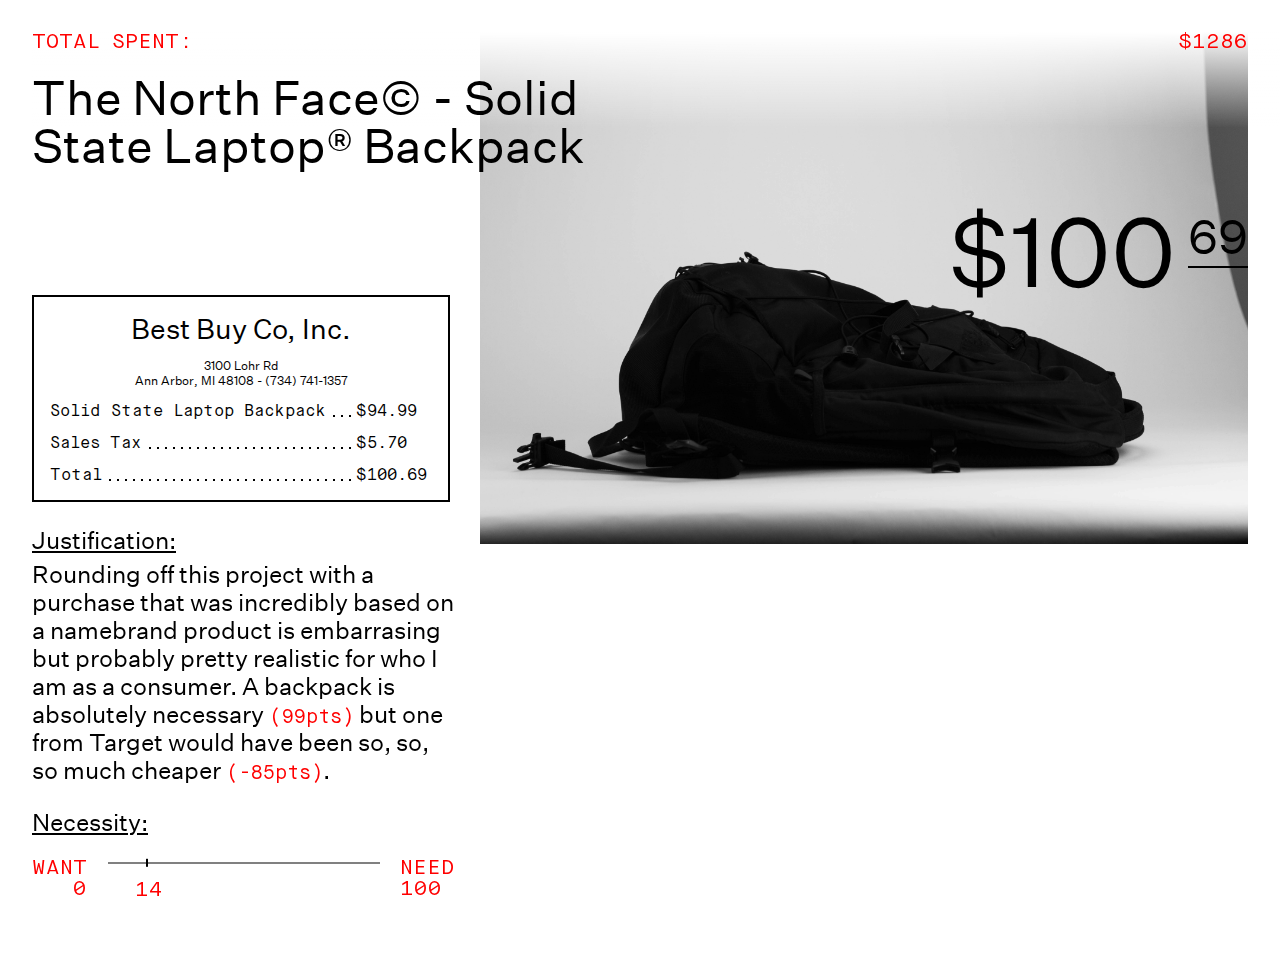
<file: pages/products/10.html>
<!DOCTYPE html>
<html>

<head>
  <meta charset="UTF-8">
  <meta name="viewport" content="width=device-width, initial-scale=1">
  <meta name="format-detection" content="telephone=no">
  <title>Product 10 - Capitalist Scholar</title>
  <link rel="stylesheet" href="../../css/global.css" type="text/css">
  <link rel="stylesheet" href="../../css/fonts.css" type="text/css">
  <link rel="stylesheet" href="../../css/desktop.css" type="text/css">
  <link rel='shortcut icon' type='image/x-icon' href='../../favicon.ico' />
  <script src="https://ajax.googleapis.com/ajax/libs/jquery/3.3.1/jquery.min.js"></script>
</head>

<body>
  <div class="nav">
    <a href="09.html"><div id="previous"></div></a>
    <a href="../outro.html"><div id="next"></div></a>
  </div>
  <div id="read-assist"></div>
  <div id="header">
    <h5><img id="help" src="../../assets/icons/help.svg"/>TOTAL SPENT: <span class="counter" data-count="5297">0</span></h5>
    <h1>The North Face&copy; - Solid State Laptop&reg; Backpack</h1>
    <div class="price">$100<sup>69</sup></div>
  </div>

  <div id="nav-hint">
    <div id="previous">
      <h5>&larr; Tap or click to go back a page</h5>
      <a href="../../index.html"><div id="home"><h5>Home</h5></div></a>
    </div>
    <div id="next">
      <h5>Tap or click to go forward a page &rarr;</h5>
      <div id="ok"><h5>&times; Okay</h5></div>
    </div>
  </div>

  <div class="images">
    <img src="../../assets/img/tools-65.jpg" />
  </div>

  <div class="reciept">
    <h3>Best Buy Co, Inc.</h3>
    <h4>3100 Lohr Rd<br />Ann Arbor, MI 48108 - (734) 741-1357</h4>
    <p class="reciept-content">
      <table id="t-medium">
        <tr>
          <td><span>Solid State Laptop Backpack</span></td>
          <td><span>$94.99</span></td>
        </tr>
        <tr>
          <td><span>Sales Tax</span></td>
          <td><span>$5.70</span></td>
        </tr>
        <tr>
          <td><span>Total</span></td>
          <td><span>$100.69</span></td>
        </tr>
      </table>
    </p>
  </div>
  <div class="text">
  <h2>Justification:</h2>
    <p>Rounding off this project with a purchase that was incredibly based on a namebrand product is embarrasing but probably pretty realistic for who I am as a consumer. A backpack is absolutely necessary <span class="score">99pts</span> but one from Target would have been so, so, so much cheaper <span class="score">-85pts</span>.</p>
    <h2>Necessity:</h2>
    <div class="need">
      <h5 id="b-left">WANT<br />0</h5>
      <div id="bar">
        <div id="marker" style="left: 14%;"><h5><br />14</h5></div>
      </div>
      <h5 id="b-right">NEED<br />100</h5>
    </div>
    </div>
  </div>
  <script src="../../js/scripts.js"></script>
</body>

</html>
</file>
<file: css/global.css>
* {
  margin: 0;
  padding: 0;
}

body {
  margin: 2em;
}

#header,.reciept,.text, #intro {
  animation: load 0.35s cubic-bezier(0.190, 1.000, 0.220, 1.000);
}

@keyframes load {
  from {
    opacity: 0;
    transform: translateY(10px);
  }
  to {
    opacity: 1;
    transform: translateY(0px);
  }
}

@keyframes imgLoad {
  from {
    opacity: 0;
  }
  to {
    opacity: 1;
  }
}

/* NAV */
.nav {
  width: 100%;
  height: 100vh;
  top: 0;
  left: 0;
  position: fixed;
  z-index: 10;
}

#previous {
  height: 100%;
  width: calc(40% - 1px);
  left: 0;
  cursor: url("../assets/icons/cursor-left.svg"), w-resize;
}

#previous:active {
  background: linear-gradient(270deg, rgba(255,255,255,0) 0%, rgba(255,255,255,1) 100%);
}

#next {
  height: 100%;
  width: calc(60% - 2px);
  right: 0;
  position: absolute;
  top: 0;
  cursor: url("../assets/icons/cursor-right.svg"), e-resize;
}

#next:active {
  background: linear-gradient(90deg, rgba(255,255,255,0) 0%, rgba(255,255,255,1) 100%);
}

/* #RECIEPT */
.reciept {
  margin: 2em auto;
  margin-top: 4em;
  width: 80%;
  border: 2px solid black;
  font-family: 'Maison Neue Mono', monospace;
  padding: 1em;
  text-align: center;
  background-color: white;
}

.reciept h3 {
  font-size: 1.75em;
  margin-bottom: .5em;
}

.reciept h4 {
  font-size: .75em;
  line-height: 1.2em;
}

.reciept a:after {
  text-decoration: none;
  content: "  \2197";
}

.reciept-content {
  font-size: 1em;
}

table {
	width: 96%;
	table-layout: fixed;
	border-collapse: collapse;
}

#t-medium {
  width: calc(100% - 2em);
}

#t-large {
  width: calc(100% - 3em);
}

td {
	padding:1em 0 0 0;
	vertical-align: bottom;
	background-image: radial-gradient(black 1px, white 0px);
	background-size: 8px 8px;
	background-repeat: repeat-x;
	background-position: left bottom;
}

td span{
  background-color:#fff;
}

td:first-child {
	text-align: left;
}

td:first-child span {
  padding-right:.25em;
}

td:last-child {
  text-align:right;
  width: 3em;
}

td:last-child span{
	padding-left:.25em;
}

/* GLOBAL STYLES */
h1, h2, h3, h4, h5, h6, p, .price {
  font-family: 'Untitled Sans', sans-serif;
  font-weight: normal;
}

h1 {
  font-size: 2em;
  line-height: 1em;
}

h2 {
  text-decoration: underline;
  padding: 1em 0 .25em 0;
}

h5 {
  font-family: 'Maison Neue Mono', monospace;
  color: red;
  padding-bottom: 1em;
}

.counter:before {
  content: "$";
}

.counter {
  float: right;
}

p {
  font-size: 1.25em;
  color: black;
}

a {
  color: inherit;
}

h6 {
  font-size: 1em;
  font-style: italic;
  opacity: 0.5;
}

#help {
  z-index: 11;
  position: relative;
  padding-right: .7em;
  transform: translateY(1px);
}

.price {
  padding-top: 1.5rem;
  font-size: 6em;
  text-align: right;
  line-height: .9em;
  word-break: break-all;
}

.price sup {
  font-size: 3rem;
  border-bottom: 2px solid black;
  margin-left: 0.25em;
}

.price p {
  font-size: 2rem;
}

.images {
  width: calc(100% - 4em);
  position: fixed;
  top: 2em;
  z-index: -2;
  animation: imgLoad 0.35s cubic-bezier(0.190, 1.000, 0.220, 1.000);}

.images img {
  width: 100%;
  padding-bottom: 2em;
}

#read-assist {
  position: fixed;
  top: 0;
  height: 8em;
  width: 100%;
  background: linear-gradient(180deg, rgba(255, 255, 255, 1) 25%, rgba(255,255,255,0) 100%);
  z-index: -1;
}

.text {
  background-color: white;
  position: relative;
}

.score {
  color: red;
  font-family: 'Maison Neue Mono', monospace;
  font-size: .8em;
}

.score::before {
  content: "("
}

.score::after {
  content: ")"
}

.need {
  margin-top: 1em;
  width: 100%;
  display: flex;
  justify-content: space-between;
}

#bar {
  height: 2px;
  background-color: gray;
  width: 100%;
  transform: translateY(4px);
}

#b-left {
  margin-right: 1em;
  text-align: right;
}

#b-right {
  margin-left: 1em;
}

#marker {
  width: 2px;
  height: .5em;
  background-color: black;
  transform: translateY(-0.2em);
  position: absolute;
}

#marker > h5 {
  transform: translateX(-.5em);
}

::selection {
  color: white;
  background-color: rgba(0, 0, 0, 0.99);
}

#nav-hint {
  height: calc(100% - 2px);
  width: 100vw;
  position: fixed;
  top: 0;
  left: 0;
  background-color: rgba(255, 255, 255, 0.95);
  z-index: 20;
  display: none;
}

#nav-hint > div {
  border: 1px dashed red;
}

#nav-hint h5 {
  padding: 1em;
  font-size: 1.3em;
  line-height: 1.3em;
}

#ok {
  margin-left: 1em;
  position: absolute;
  bottom: 1em;
  border: 1px dashed red;
  cursor: url("../assets/icons/cursor-x.svg"), pointer;
}

#home {
  margin-left: 1em;
  position: absolute;
  bottom: 1em;
  border: 1px dashed red;
}

#desktop-hint {
  display: none;
  opacity: 0.4;
}
</file>
<file: css/title.css>
#title {
  line-height: 1.2em;
}

#title-num {
  font-size: 10em;
  line-height: .95em;
  word-break: break-all;
  position: absolute;
  bottom: 0;
  left: 0;
  overflow: hidden;
}

#outro {
  font-size: 5em;
  line-height: .95em;
  word-break: break-all;
  overflow: hidden;
  float:none;
}

@media only screen and (max-width: 360px) {
  #title-num {
    font-size: 10em;
  }
}

#title-sub {
  padding-top: 1em;
}

#nav-hint {
  display: block;
}

@media only screen and (min-width: 1020px) {
  #title {
    font-size: 4em;
    width: 50%;
  }

  #title-sub {
    font-size: 1.5em;
  }

  #title-num, #outro {
    font-size: 16em;
  }

  #intro {
    font-size: 2em;
    width: 50%;
  }
}
</file>
<file: css/fonts.css>
@font-face {
  font-family: 'Untitled Sans';
  src: url('../assets/fonts/Untitled_Sans_Regular.woff2') format('woff2');
  font-style: normal;
}

@font-face {
  font-family: 'Untitled Sans';
  src: url('../assets/fonts/Untitled_Sans_Regular_Italic.woff2') format('woff2');
  font-style: italic;
}

@font-face {
  font-family: 'Maison Neue Mono';
  src: url('../assets/fonts/MaisonNeue-Mono.woff2') format('woff2');
  font-style: normal;
}
</file>
<file: css/desktop.css>
@media only screen and (min-width: 1020px) {
  .images {
    width: 60%;
    right: 2em;
  }

  img:nth-child(2) {
    display: none;
  }

  .reciept {
    margin: 0;
    width: calc(40% - 6.5em);
  }

  .text {
    width: calc(40% - 4em);
  }

  #header {
    position: sticky;
    top: 2em;
  }

  h5 {
    font-size: 1.3em;
  }

  #header h1 {
    font-size: 3em;
    width: 50%;
  }

  p {
    font-size: 1.5em;
  }

  #previous:active, #next:active {
    background: none;
  }

  #help {
    display: none;
  }

  #desktop-hint {
    display: block;
  }
}
</file>
